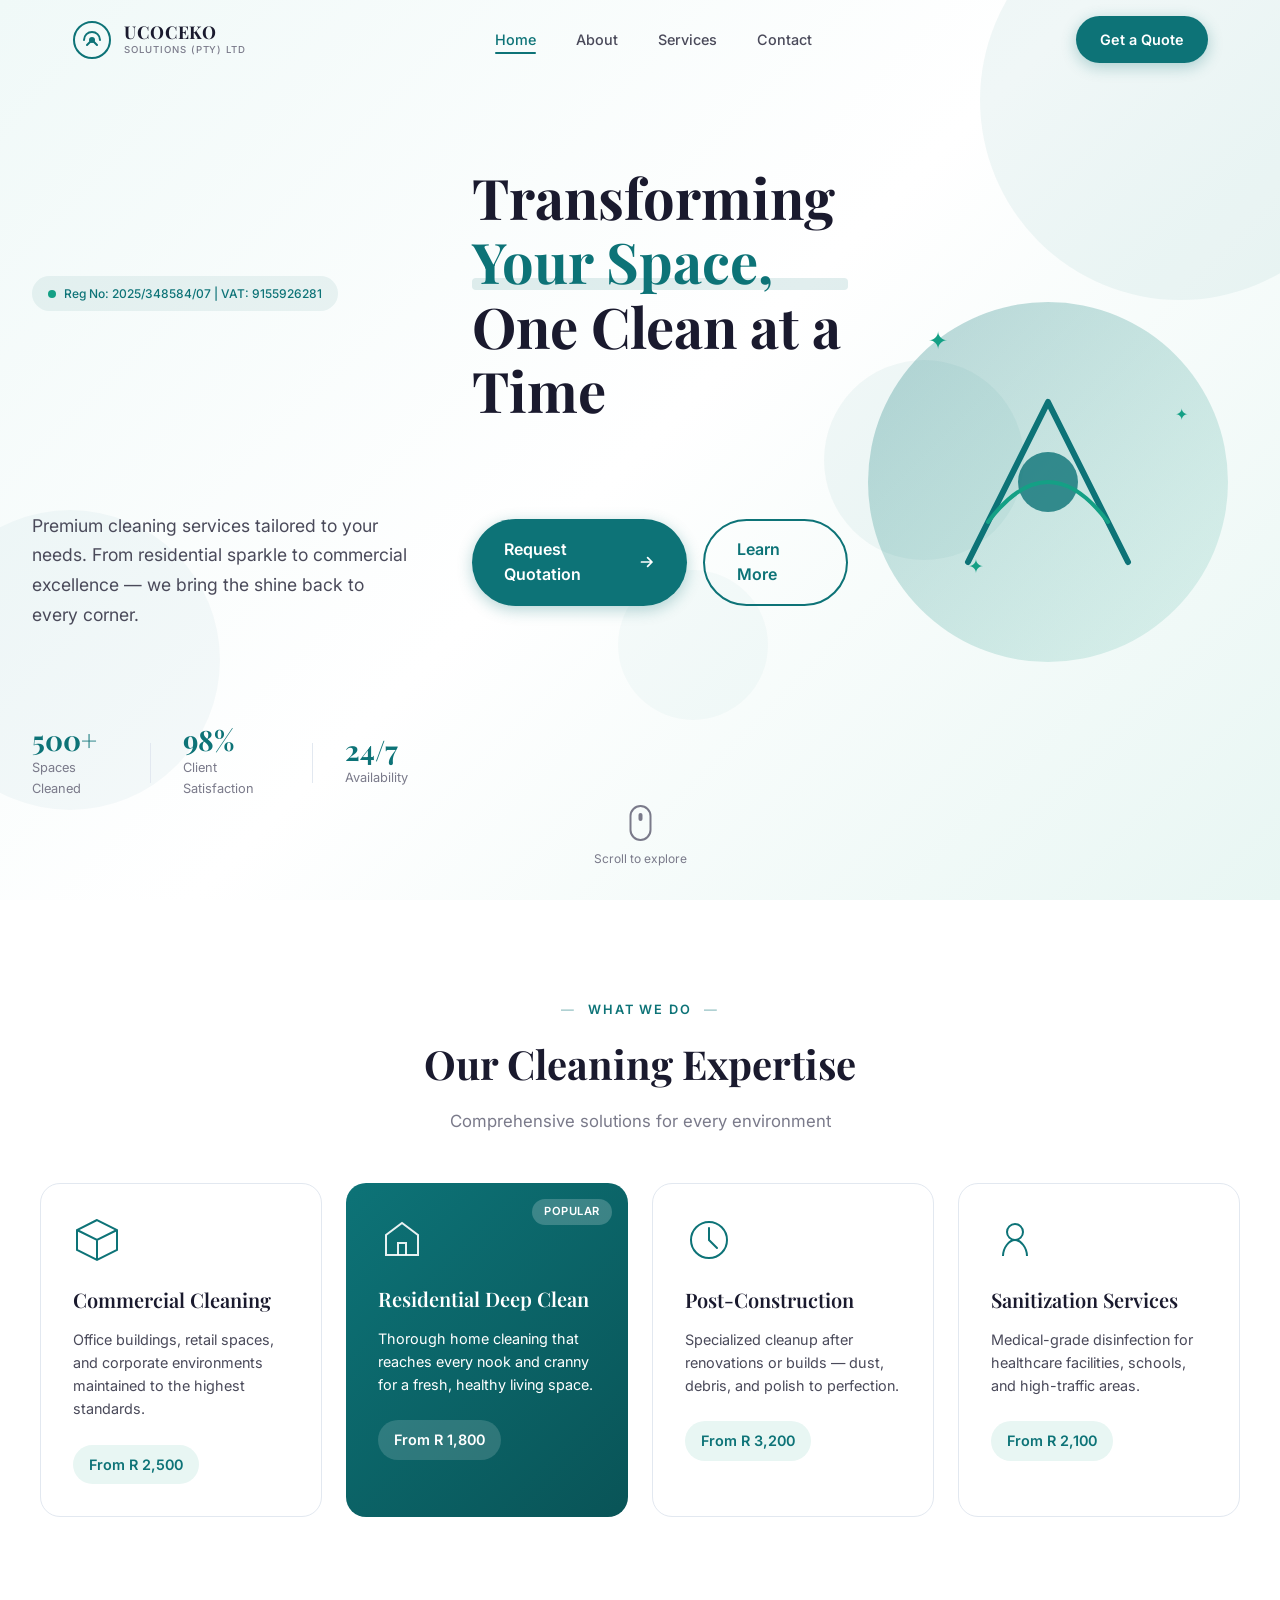
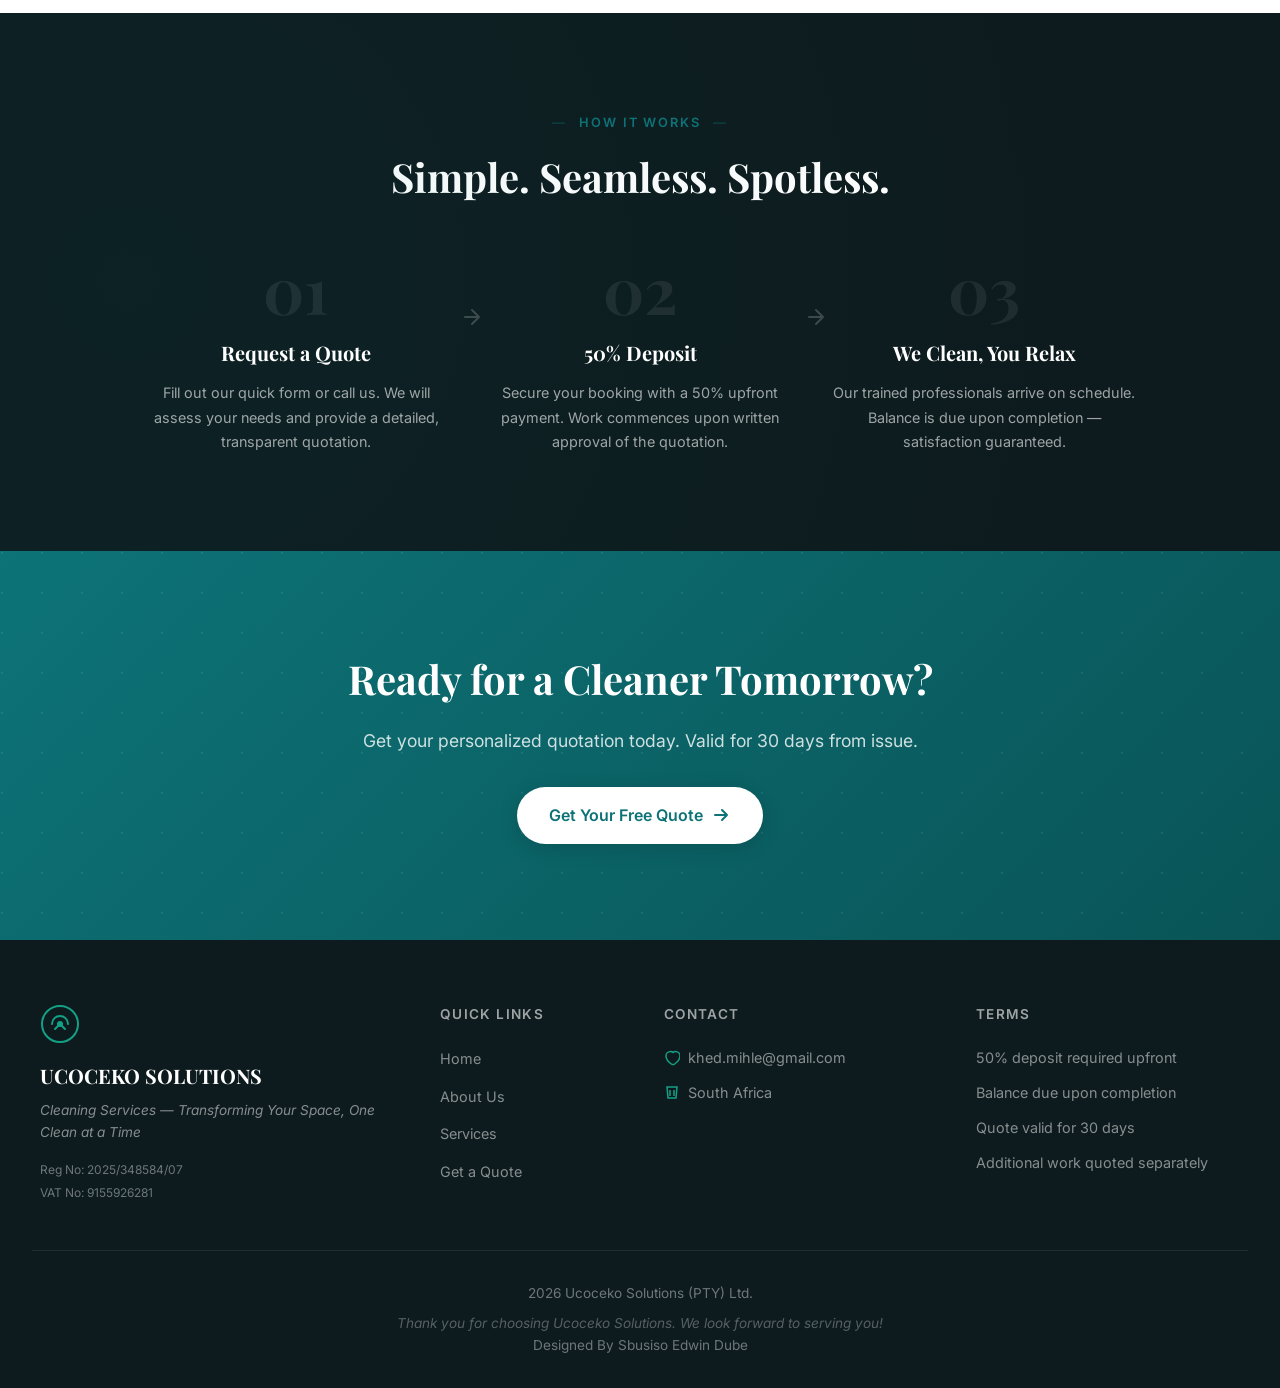
<file: index.html>
<!DOCTYPE html>
<html lang="en">
<head>
    <meta charset="UTF-8">
    <meta name="viewport" content="width=device-width, initial-scale=1.0">
    <title>UCOCEKO SOLUTIONS | Professional Cleaning Services</title>
    <link rel="stylesheet" href="styles.css">
    <link rel="preconnect" href="https://fonts.googleapis.com">
    <link href="https://fonts.googleapis.com/css2?family=Playfair+Display:wght@400;600;700&family=Inter:wght@300;400;500;600&display=swap" rel="stylesheet">
</head>
<body>
    <!-- Navigation -->
    <nav class="navbar">
        <div class="nav-container">
            <a href="index.html" class="logo">
                <div class="logo-icon">
                    <svg viewBox="0 0 40 40" fill="none" xmlns="http://www.w3.org/2000/svg">
                        <circle cx="20" cy="20" r="18" stroke="currentColor" stroke-width="2"/>
                        <path d="M12 20C12 15 16 12 20 12C24 12 28 15 28 20" stroke="currentColor" stroke-width="2" stroke-linecap="round"/>
                        <path d="M15 25L20 20L25 25" stroke="currentColor" stroke-width="2" stroke-linecap="round" stroke-linejoin="round"/>
                        <circle cx="20" cy="20" r="3" fill="currentColor"/>
                    </svg>
                </div>
                <div class="logo-text">
                    <span class="logo-main">UCOCEKO</span>
                    <span class="logo-sub">SOLUTIONS (PTY) LTD</span>
                </div>
            </a>

            <ul class="nav-links">
                <li><a href="index.html" class="active">Home</a></li>
                <li><a href="about.html">About</a></li>
                <li><a href="#services">Services</a></li>
                <li><a href="#contact">Contact</a></li>
            </ul>

            <a href="#quote" class="btn-primary nav-cta">Get a Quote</a>

            <button class="mobile-toggle" aria-label="Toggle menu">
                <span></span>
                <span></span>
                <span></span>
            </button>
        </div>
    </nav>

    <!-- Hero Section -->
    <section class="hero">
        <div class="hero-bg">
            <div class="hero-bubble bubble-1"></div>
            <div class="hero-bubble bubble-2"></div>
            <div class="hero-bubble bubble-3"></div>
            <div class="hero-bubble bubble-4"></div>
        </div>

        <div class="hero-content">
            <div class="hero-badge">
                <span class="badge-dot"></span>
                Reg No: 2025/348584/07 | VAT: 9155926281
            </div>

            <h1 class="hero-title">
                <span class="title-line">Transforming</span>
                <span class="title-line highlight">Your Space,</span>
                <span class="title-line">One Clean at a Time</span>
            </h1>

            <p class="hero-desc">
                Premium cleaning services tailored to your needs. From residential sparkle 
                to commercial excellence — we bring the shine back to every corner.
            </p>

            <div class="hero-actions">
                <a href="#quote" class="btn-primary btn-large">
                    <span>Request Quotation</span>
                    <svg width="20" height="20" viewBox="0 0 20 20" fill="none">
                        <path d="M4 10H16M16 10L11 5M16 10L11 15" stroke="currentColor" stroke-width="2" stroke-linecap="round" stroke-linejoin="round"/>
                    </svg>
                </a>
                <a href="about.html" class="btn-outline btn-large">Learn More</a>
            </div>

            <div class="hero-stats">
                <div class="stat-item">
                    <span class="stat-number">500+</span>
                    <span class="stat-label">Spaces Cleaned</span>
                </div>
                <div class="stat-divider"></div>
                <div class="stat-item">
                    <span class="stat-number">98%</span>
                    <span class="stat-label">Client Satisfaction</span>
                </div>
                <div class="stat-divider"></div>
                <div class="stat-item">
                    <span class="stat-number">24/7</span>
                    <span class="stat-label">Availability</span>
                </div>
            </div>
        </div>

        <div class="hero-visual">
            <div class="cleaning-illustration">
                <div class="sparkle sparkle-1">✦</div>
                <div class="sparkle sparkle-2">✦</div>
                <div class="sparkle sparkle-3">✦</div>
                <div class="cleaning-circle">
                    <svg viewBox="0 0 200 200" fill="none">
                        <defs>
                            <linearGradient id="grad1" x1="0%" y1="0%" x2="100%" y2="100%">
                                <stop offset="0%" style="stop-color:#0d7377;stop-opacity:0.3"/>
                                <stop offset="100%" style="stop-color:#14a085;stop-opacity:0.1"/>
                            </linearGradient>
                        </defs>
                        <circle cx="100" cy="100" r="90" fill="url(#grad1)"/>
                        <path d="M60 140L100 60L140 140" stroke="#0d7377" stroke-width="3" stroke-linecap="round" stroke-linejoin="round"/>
                        <circle cx="100" cy="100" r="15" fill="#0d7377" opacity="0.8"/>
                        <path d="M70 120Q100 80 130 120" stroke="#14a085" stroke-width="2" stroke-linecap="round" fill="none"/>
                    </svg>
                </div>
            </div>
        </div>

        <div class="scroll-indicator">
            <div class="mouse">
                <div class="wheel"></div>
            </div>
            <span>Scroll to explore</span>
        </div>
    </section>

    <!-- Services Preview -->
    <section id="services" class="services-section">
        <div class="section-header">
            <span class="section-tag">What We Do</span>
            <h2>Our Cleaning Expertise</h2>
            <p>Comprehensive solutions for every environment</p>
        </div>

        <div class="services-grid">
            <div class="service-card">
                <div class="service-icon">
                    <svg viewBox="0 0 48 48" fill="none"><path d="M24 4L4 14v20l20 10 20-10V14L24 4z" stroke="currentColor" stroke-width="2"/><path d="M4 14l20 10 20-10M24 24v20" stroke="currentColor" stroke-width="2"/></svg>
                </div>
                <h3>Commercial Cleaning</h3>
                <p>Office buildings, retail spaces, and corporate environments maintained to the highest standards.</p>
                <span class="service-price">From R 2,500</span>
            </div>

            <div class="service-card featured">
                <div class="service-badge">Popular</div>
                <div class="service-icon">
                    <svg viewBox="0 0 48 48" fill="none"><path d="M8 40V20l16-12 16 12v20H8z" stroke="currentColor" stroke-width="2"/><path d="M20 40V28h8v12" stroke="currentColor" stroke-width="2"/></svg>
                </div>
                <h3>Residential Deep Clean</h3>
                <p>Thorough home cleaning that reaches every nook and cranny for a fresh, healthy living space.</p>
                <span class="service-price">From R 1,800</span>
            </div>

            <div class="service-card">
                <div class="service-icon">
                    <svg viewBox="0 0 48 48" fill="none"><circle cx="24" cy="24" r="18" stroke="currentColor" stroke-width="2"/><path d="M24 12v12l8 8" stroke="currentColor" stroke-width="2" stroke-linecap="round"/></svg>
                </div>
                <h3>Post-Construction</h3>
                <p>Specialized cleanup after renovations or builds — dust, debris, and polish to perfection.</p>
                <span class="service-price">From R 3,200</span>
            </div>

            <div class="service-card">
                <div class="service-icon">
                    <svg viewBox="0 0 48 48" fill="none"><path d="M12 40c0-8 6-16 12-16s12 8 12 16" stroke="currentColor" stroke-width="2"/><circle cx="24" cy="16" r="8" stroke="currentColor" stroke-width="2"/></svg>
                </div>
                <h3>Sanitization Services</h3>
                <p>Medical-grade disinfection for healthcare facilities, schools, and high-traffic areas.</p>
                <span class="service-price">From R 2,100</span>
            </div>
        </div>
    </section>

    <!-- Process Section -->
    <section class="process-section">
        <div class="section-header light">
            <span class="section-tag">How It Works</span>
            <h2>Simple. Seamless. Spotless.</h2>
        </div>

        <div class="process-steps">
            <div class="step">
                <div class="step-number">01</div>
                <div class="step-content">
                    <h3>Request a Quote</h3>
                    <p>Fill out our quick form or call us. We will assess your needs and provide a detailed, transparent quotation.</p>
                </div>
                <div class="step-arrow">
                    <svg viewBox="0 0 24 24" fill="none"><path d="M5 12h14M12 5l7 7-7 7" stroke="currentColor" stroke-width="2" stroke-linecap="round" stroke-linejoin="round"/></svg>
                </div>
            </div>

            <div class="step">
                <div class="step-number">02</div>
                <div class="step-content">
                    <h3>50% Deposit</h3>
                    <p>Secure your booking with a 50% upfront payment. Work commences upon written approval of the quotation.</p>
                </div>
                <div class="step-arrow">
                    <svg viewBox="0 0 24 24" fill="none"><path d="M5 12h14M12 5l7 7-7 7" stroke="currentColor" stroke-width="2" stroke-linecap="round" stroke-linejoin="round"/></svg>
                </div>
            </div>

            <div class="step">
                <div class="step-number">03</div>
                <div class="step-content">
                    <h3>We Clean, You Relax</h3>
                    <p>Our trained professionals arrive on schedule. Balance is due upon completion — satisfaction guaranteed.</p>
                </div>
            </div>
        </div>
    </section>

    <!-- CTA Section -->
    <section id="quote" class="cta-section">
        <div class="cta-bg">
            <div class="cta-pattern"></div>
        </div>
        <div class="cta-content">
            <h2>Ready for a Cleaner Tomorrow?</h2>
            <p>Get your personalized quotation today. Valid for 30 days from issue.</p>
            <a href="mailto:khed.mihle@gmail.com" class="btn-primary btn-large btn-glow">
                <span>Get Your Free Quote</span>
                <svg width="20" height="20" viewBox="0 0 20 20" fill="none">
                    <path d="M4 10H16M16 10L11 5M16 10L11 15" stroke="currentColor" stroke-width="2" stroke-linecap="round" stroke-linejoin="round"/>
                </svg>
            </a>
        </div>
    </section>

    <!-- Footer -->
    <footer id="contact">
        <div class="footer-grid">
            <div class="footer-brand">
                <div class="logo-icon footer-logo">
                    <svg viewBox="0 0 40 40" fill="none"><circle cx="20" cy="20" r="18" stroke="currentColor" stroke-width="2"/><path d="M12 20C12 15 16 12 20 12C24 12 28 15 28 20" stroke="currentColor" stroke-width="2" stroke-linecap="round"/><path d="M15 25L20 20L25 25" stroke="currentColor" stroke-width="2" stroke-linecap="round" stroke-linejoin="round"/><circle cx="20" cy="20" r="3" fill="currentColor"/></svg>
                </div>
                <h3>UCOCEKO SOLUTIONS</h3>
                <p class="tagline">Cleaning Services — Transforming Your Space, One Clean at a Time</p>
                <div class="reg-info">
                    <span>Reg No: 2025/348584/07</span>
                    <span>VAT No: 9155926281</span>
                </div>
            </div>

            <div class="footer-links">
                <h4>Quick Links</h4>
                <ul>
                    <li><a href="index.html">Home</a></li>
                    <li><a href="about.html">About Us</a></li>
                    <li><a href="#services">Services</a></li>
                    <li><a href="#quote">Get a Quote</a></li>
                </ul>
            </div>

            <div class="footer-contact">
                <h4>Contact</h4>
                <ul>
                    <li>
                        <svg width="16" height="16" viewBox="0 0 16 16" fill="none"><path d="M8 14.5C8 14.5 2 10.5 2 6C2 3.5 4 1.5 6.5 1.5C7.5 1.5 8.5 2 9 2.5C9.5 2 10.5 1.5 11.5 1.5C14 1.5 16 3.5 16 6C16 10.5 10 14.5 10 14.5H8Z" stroke="currentColor" stroke-width="1.5"/></svg>
                        khed.mihle@gmail.com
                    </li>
                    <li>
                        <svg width="16" height="16" viewBox="0 0 16 16" fill="none"><path d="M3 2h10l-1 11H4L3 2z" stroke="currentColor" stroke-width="1.5"/><path d="M6 5v6M10 5v6" stroke="currentColor" stroke-width="1.5"/></svg>
                        South Africa
                    </li>
                </ul>
            </div>

            <div class="footer-terms">
                <h4>Terms</h4>
                <ul>
                    <li>50% deposit required upfront</li>
                    <li>Balance due upon completion</li>
                    <li>Quote valid for 30 days</li>
                    <li>Additional work quoted separately</li>
                </ul>
            </div>
        </div>

        <div class="footer-bottom">
            <p>2026 Ucoceko Solutions (PTY) Ltd.</p>
            <p class="footer-thanks">Thank you for choosing Ucoceko Solutions. We look forward to serving you!</p>
            <p>Designed By Sbusiso Edwin Dube</p>
        </div>
    </footer>

    <script>
        const mobileToggle = document.querySelector('.mobile-toggle');
        const navLinks = document.querySelector('.nav-links');

        mobileToggle.addEventListener('click', () => {
            navLinks.classList.toggle('active');
            mobileToggle.classList.toggle('active');
        });

        document.querySelectorAll('a[href^="#"]').forEach(anchor => {
            anchor.addEventListener('click', function(e) {
                e.preventDefault();
                const target = document.querySelector(this.getAttribute('href'));
                if (target) {
                    target.scrollIntoView({ behavior: 'smooth', block: 'start' });
                }
            });
        });

        window.addEventListener('scroll', () => {
            const navbar = document.querySelector('.navbar');
            if (window.scrollY > 50) {
                navbar.classList.add('scrolled');
            } else {
                navbar.classList.remove('scrolled');
            }
        });
    </script>
</body>
</html>
</file>
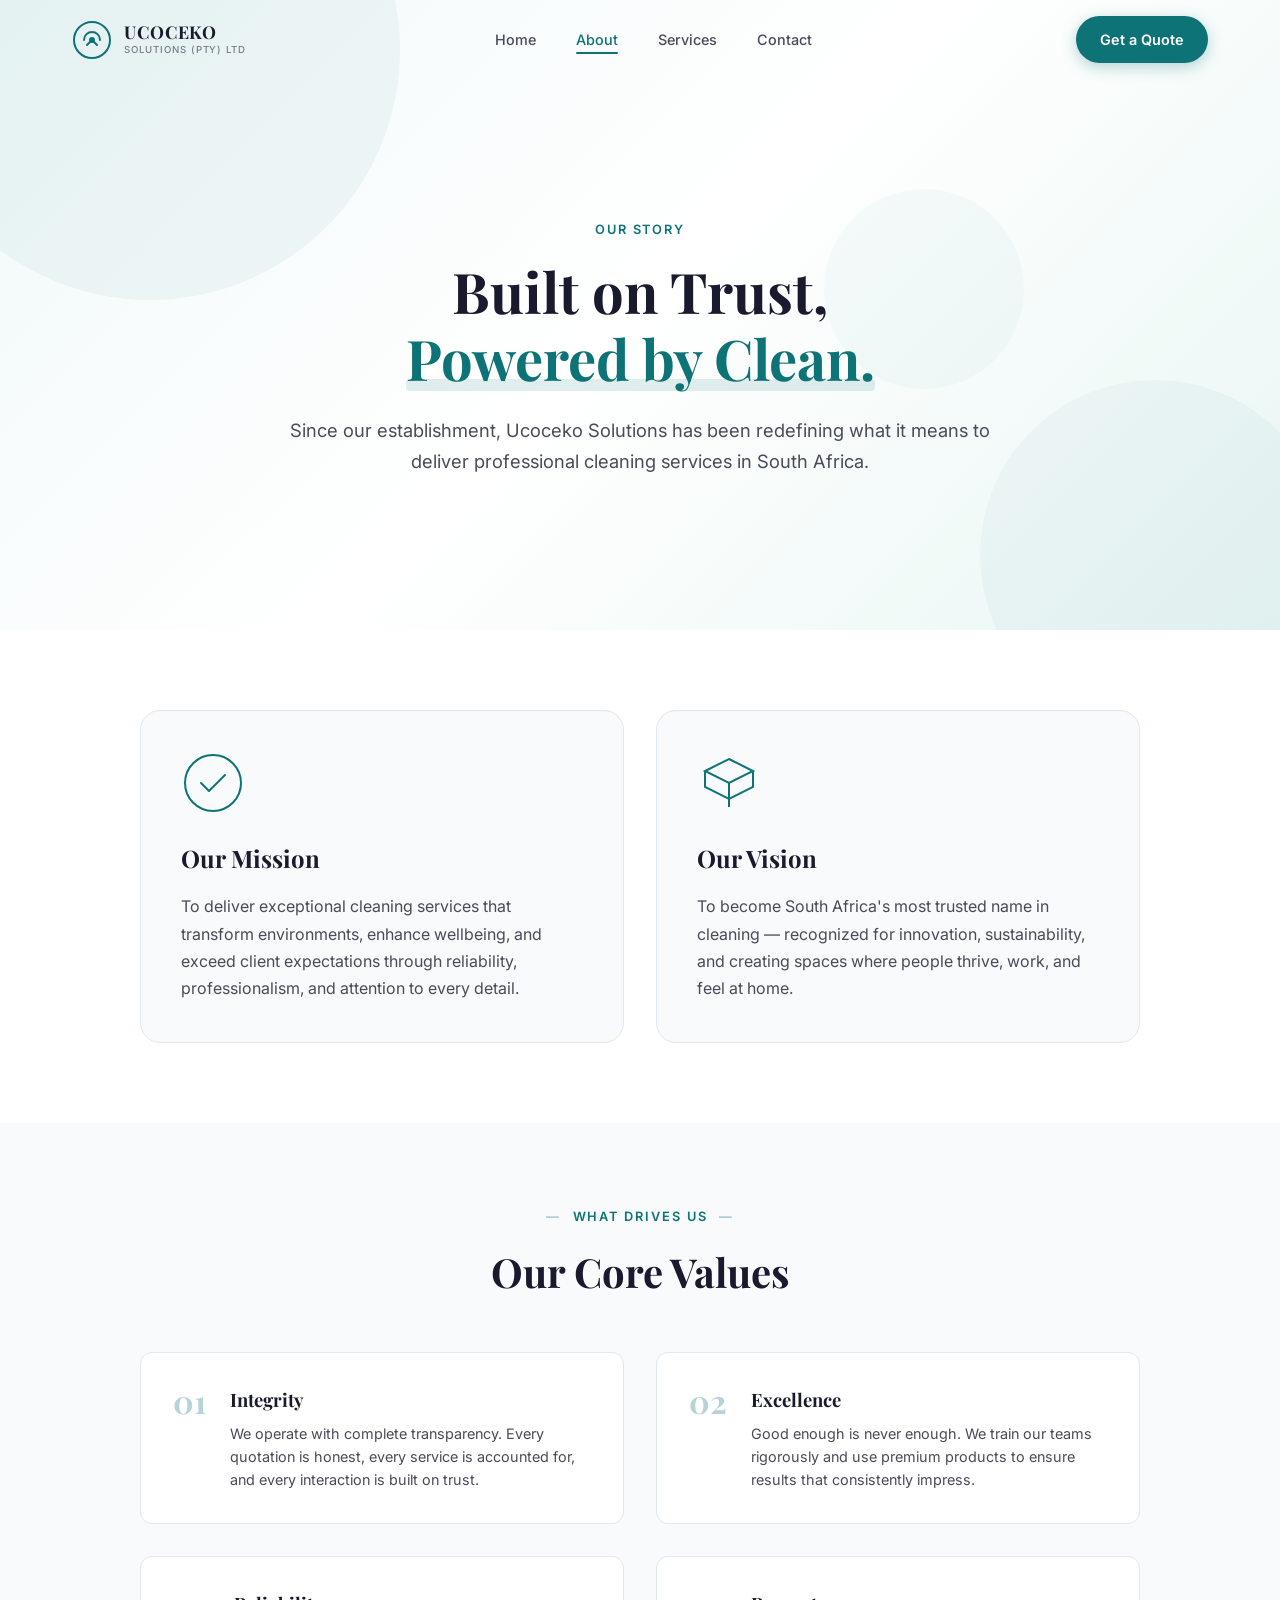
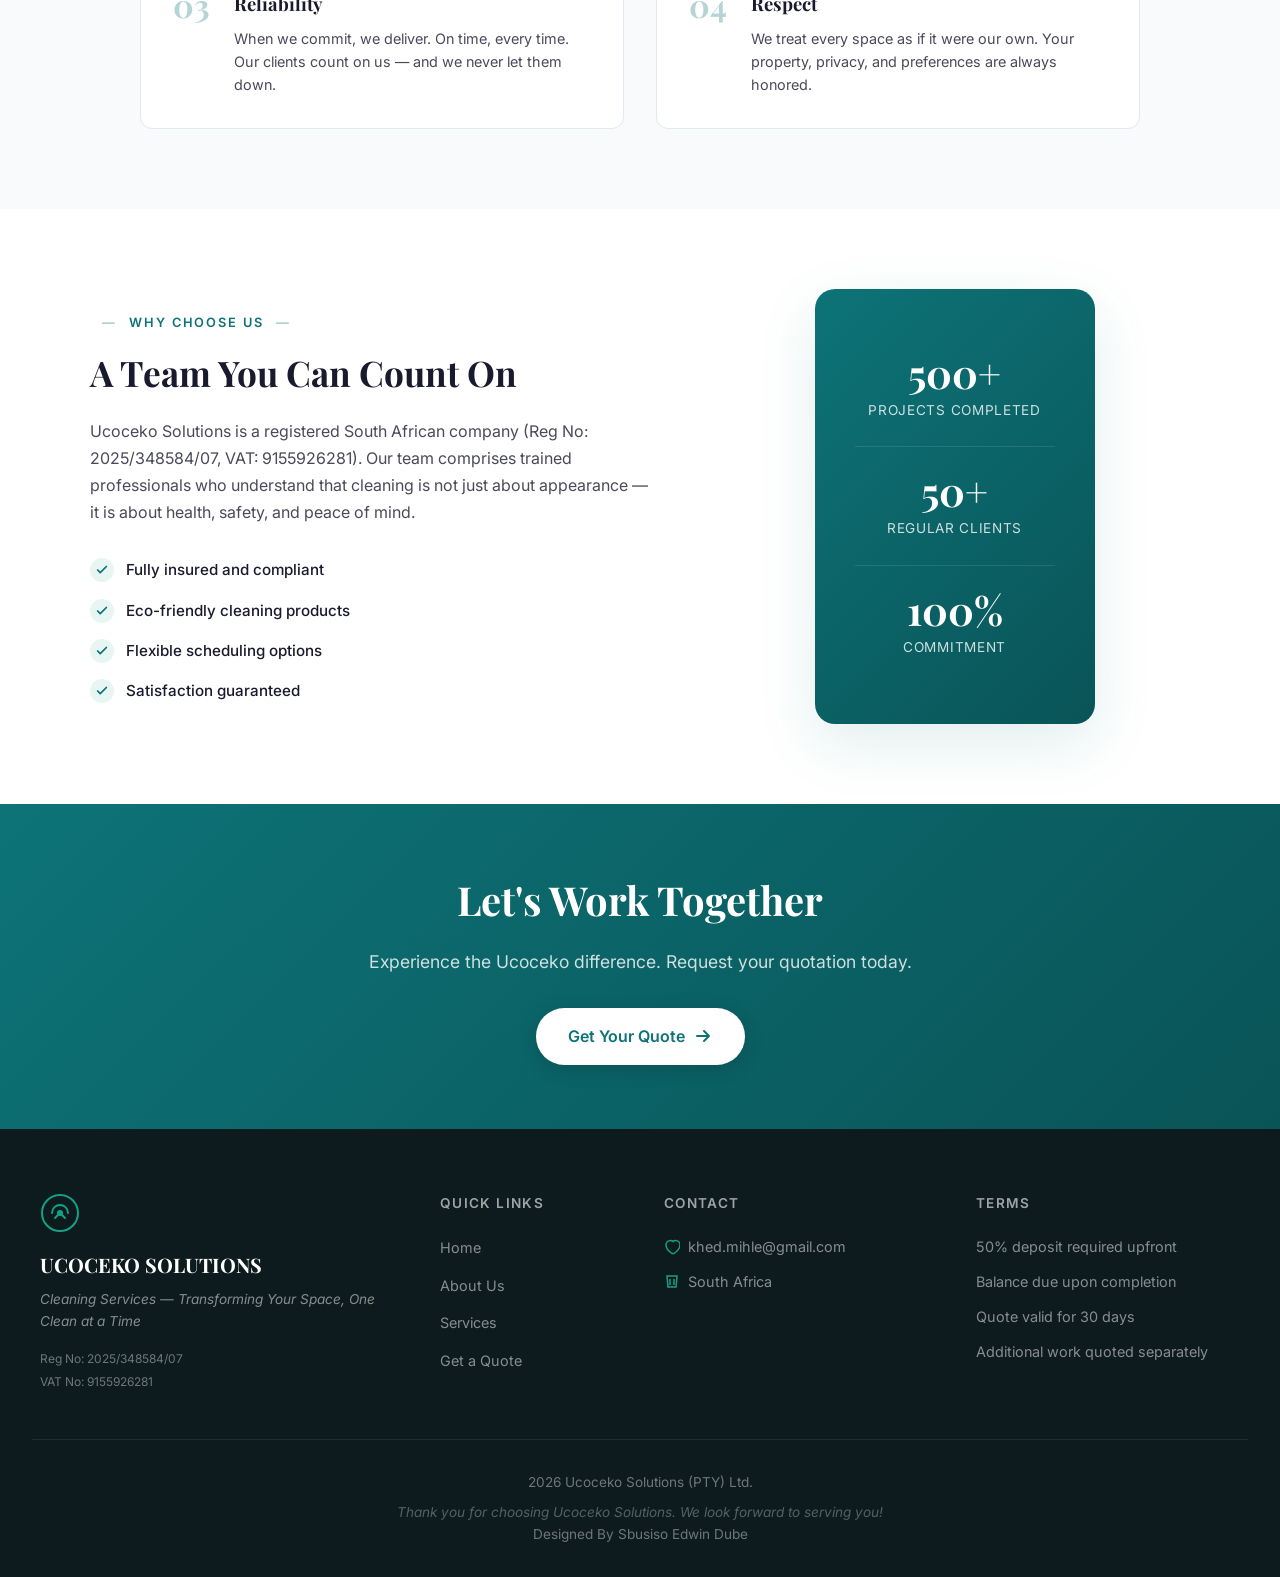
<file: about.html>
<!DOCTYPE html>
<html lang="en">
<head>
    <meta charset="UTF-8">
    <meta name="viewport" content="width=device-width, initial-scale=1.0">
    <title>About Us | UCOCEKO SOLUTIONS</title>
    <link rel="stylesheet" href="styles.css">
    <link rel="preconnect" href="https://fonts.googleapis.com">
    <link href="https://fonts.googleapis.com/css2?family=Playfair+Display:wght@400;600;700&family=Inter:wght@300;400;500;600&display=swap" rel="stylesheet">
</head>
<body>
    <!-- Navigation -->
    <nav class="navbar">
        <div class="nav-container">
            <a href="index.html" class="logo">
                <div class="logo-icon">
                    <svg viewBox="0 0 40 40" fill="none" xmlns="http://www.w3.org/2000/svg">
                        <circle cx="20" cy="20" r="18" stroke="currentColor" stroke-width="2"/>
                        <path d="M12 20C12 15 16 12 20 12C24 12 28 15 28 20" stroke="currentColor" stroke-width="2" stroke-linecap="round"/>
                        <path d="M15 25L20 20L25 25" stroke="currentColor" stroke-width="2" stroke-linecap="round" stroke-linejoin="round"/>
                        <circle cx="20" cy="20" r="3" fill="currentColor"/>
                    </svg>
                </div>
                <div class="logo-text">
                    <span class="logo-main">UCOCEKO</span>
                    <span class="logo-sub">SOLUTIONS (PTY) LTD</span>
                </div>
            </a>

            <ul class="nav-links">
                <li><a href="index.html">Home</a></li>
                <li><a href="about.html" class="active">About</a></li>
                <li><a href="index.html#services">Services</a></li>
                <li><a href="index.html#contact">Contact</a></li>
            </ul>

            <a href="index.html#quote" class="btn-primary nav-cta">Get a Quote</a>

            <button class="mobile-toggle" aria-label="Toggle menu">
                <span></span>
                <span></span>
                <span></span>
            </button>
        </div>
    </nav>

    <!-- About Hero -->
    <section class="about-hero">
        <div class="about-hero-bg">
            <div class="about-bubble b1"></div>
            <div class="about-bubble b2"></div>
            <div class="about-bubble b3"></div>
        </div>
        <div class="about-hero-content">
            <span class="about-tag">Our Story</span>
            <h1>Built on Trust,<br><span class="highlight">Powered by Clean.</span></h1>
            <p>Since our establishment, Ucoceko Solutions has been redefining what it means to deliver professional cleaning services in South Africa.</p>
        </div>
    </section>

    <!-- Mission & Vision -->
    <section class="mission-section">
        <div class="mission-grid">
            <div class="mission-card">
                <div class="mission-icon">
                    <svg viewBox="0 0 64 64" fill="none"><circle cx="32" cy="32" r="28" stroke="currentColor" stroke-width="2"/><path d="M20 32l8 8 16-16" stroke="currentColor" stroke-width="2" stroke-linecap="round" stroke-linejoin="round"/></svg>
                </div>
                <h3>Our Mission</h3>
                <p>To deliver exceptional cleaning services that transform environments, enhance wellbeing, and exceed client expectations through reliability, professionalism, and attention to every detail.</p>
            </div>

            <div class="mission-card">
                <div class="mission-icon">
                    <svg viewBox="0 0 64 64" fill="none"><path d="M32 8l24 12-24 12L8 20 32 8z" stroke="currentColor" stroke-width="2"/><path d="M8 20v16l24 12 24-12V20" stroke="currentColor" stroke-width="2"/><path d="M32 32v24" stroke="currentColor" stroke-width="2"/></svg>
                </div>
                <h3>Our Vision</h3>
                <p>To become South Africa's most trusted name in cleaning — recognized for innovation, sustainability, and creating spaces where people thrive, work, and feel at home.</p>
            </div>
        </div>
    </section>

    <!-- Values -->
    <section class="values-section">
        <div class="section-header">
            <span class="section-tag">What Drives Us</span>
            <h2>Our Core Values</h2>
        </div>

        <div class="values-grid">
            <div class="value-item">
                <div class="value-number">01</div>
                <div class="value-content">
                    <h4>Integrity</h4>
                    <p>We operate with complete transparency. Every quotation is honest, every service is accounted for, and every interaction is built on trust.</p>
                </div>
            </div>

            <div class="value-item">
                <div class="value-number">02</div>
                <div class="value-content">
                    <h4>Excellence</h4>
                    <p>Good enough is never enough. We train our teams rigorously and use premium products to ensure results that consistently impress.</p>
                </div>
            </div>

            <div class="value-item">
                <div class="value-number">03</div>
                <div class="value-content">
                    <h4>Reliability</h4>
                    <p>When we commit, we deliver. On time, every time. Our clients count on us — and we never let them down.</p>
                </div>
            </div>

            <div class="value-item">
                <div class="value-number">04</div>
                <div class="value-content">
                    <h4>Respect</h4>
                    <p>We treat every space as if it were our own. Your property, privacy, and preferences are always honored.</p>
                </div>
            </div>
        </div>
    </section>

    <!-- Team / Trust Section -->
    <section class="trust-section">
        <div class="trust-content">
            <div class="trust-text">
                <span class="section-tag">Why Choose Us</span>
                <h2>A Team You Can Count On</h2>
                <p>Ucoceko Solutions is a registered South African company (Reg No: 2025/348584/07, VAT: 9155926281). Our team comprises trained professionals who understand that cleaning is not just about appearance — it is about health, safety, and peace of mind.</p>

                <div class="trust-features">
                    <div class="feature">
                        <div class="feature-check">
                            <svg viewBox="0 0 16 16" fill="none"><path d="M3 8l3 3 7-7" stroke="currentColor" stroke-width="2" stroke-linecap="round" stroke-linejoin="round"/></svg>
                        </div>
                        <span>Fully insured and compliant</span>
                    </div>
                    <div class="feature">
                        <div class="feature-check">
                            <svg viewBox="0 0 16 16" fill="none"><path d="M3 8l3 3 7-7" stroke="currentColor" stroke-width="2" stroke-linecap="round" stroke-linejoin="round"/></svg>
                        </div>
                        <span>Eco-friendly cleaning products</span>
                    </div>
                    <div class="feature">
                        <div class="feature-check">
                            <svg viewBox="0 0 16 16" fill="none"><path d="M3 8l3 3 7-7" stroke="currentColor" stroke-width="2" stroke-linecap="round" stroke-linejoin="round"/></svg>
                        </div>
                        <span>Flexible scheduling options</span>
                    </div>
                    <div class="feature">
                        <div class="feature-check">
                            <svg viewBox="0 0 16 16" fill="none"><path d="M3 8l3 3 7-7" stroke="currentColor" stroke-width="2" stroke-linecap="round" stroke-linejoin="round"/></svg>
                        </div>
                        <span>Satisfaction guaranteed</span>
                    </div>
                </div>
            </div>

            <div class="trust-visual">
                <div class="trust-card">
                    <div class="trust-stat">
                        <span class="trust-number">500+</span>
                        <span class="trust-label">Projects Completed</span>
                    </div>
                    <div class="trust-stat">
                        <span class="trust-number">50+</span>
                        <span class="trust-label">Regular Clients</span>
                    </div>
                    <div class="trust-stat">
                        <span class="trust-number">100%</span>
                        <span class="trust-label">Commitment</span>
                    </div>
                </div>
            </div>
        </div>
    </section>

    <!-- CTA -->
    <section class="cta-section compact">
        <div class="cta-content">
            <h2>Let's Work Together</h2>
            <p>Experience the Ucoceko difference. Request your quotation today.</p>
            <a href="index.html#quote" class="btn-primary btn-large btn-glow">
                <span>Get Your Quote</span>
                <svg width="20" height="20" viewBox="0 0 20 20" fill="none">
                    <path d="M4 10H16M16 10L11 5M16 10L11 15" stroke="currentColor" stroke-width="2" stroke-linecap="round" stroke-linejoin="round"/>
                </svg>
            </a>
        </div>
    </section>

    <!-- Footer -->
    <footer id="contact">
        <div class="footer-grid">
            <div class="footer-brand">
                <div class="logo-icon footer-logo">
                    <svg viewBox="0 0 40 40" fill="none"><circle cx="20" cy="20" r="18" stroke="currentColor" stroke-width="2"/><path d="M12 20C12 15 16 12 20 12C24 12 28 15 28 20" stroke="currentColor" stroke-width="2" stroke-linecap="round"/><path d="M15 25L20 20L25 25" stroke="currentColor" stroke-width="2" stroke-linecap="round" stroke-linejoin="round"/><circle cx="20" cy="20" r="3" fill="currentColor"/></svg>
                </div>
                <h3>UCOCEKO SOLUTIONS</h3>
                <p class="tagline">Cleaning Services — Transforming Your Space, One Clean at a Time</p>
                <div class="reg-info">
                    <span>Reg No: 2025/348584/07</span>
                    <span>VAT No: 9155926281</span>
                </div>
            </div>

            <div class="footer-links">
                <h4>Quick Links</h4>
                <ul>
                    <li><a href="index.html">Home</a></li>
                    <li><a href="about.html">About Us</a></li>
                    <li><a href="index.html#services">Services</a></li>
                    <li><a href="index.html#quote">Get a Quote</a></li>
                </ul>
            </div>

            <div class="footer-contact">
                <h4>Contact</h4>
                <ul>
                    <li>
                        <svg width="16" height="16" viewBox="0 0 16 16" fill="none"><path d="M8 14.5C8 14.5 2 10.5 2 6C2 3.5 4 1.5 6.5 1.5C7.5 1.5 8.5 2 9 2.5C9.5 2 10.5 1.5 11.5 1.5C14 1.5 16 3.5 16 6C16 10.5 10 14.5 10 14.5H8Z" stroke="currentColor" stroke-width="1.5"/></svg>
                        khed.mihle@gmail.com
                    </li>
                    <li>
                        <svg width="16" height="16" viewBox="0 0 16 16" fill="none"><path d="M3 2h10l-1 11H4L3 2z" stroke="currentColor" stroke-width="1.5"/><path d="M6 5v6M10 5v6" stroke="currentColor" stroke-width="1.5"/></svg>
                        South Africa
                    </li>
                </ul>
            </div>

            <div class="footer-terms">
                <h4>Terms</h4>
                <ul>
                    <li>50% deposit required upfront</li>
                    <li>Balance due upon completion</li>
                    <li>Quote valid for 30 days</li>
                    <li>Additional work quoted separately</li>
                </ul>
            </div>
        </div>

        <div class="footer-bottom">
            <p>2026 Ucoceko Solutions (PTY) Ltd.</p>
            <p class="footer-thanks">Thank you for choosing Ucoceko Solutions. We look forward to serving you!</p>
            <p>Designed By Sbusiso Edwin Dube</p>
        </div>
    </footer>

    <script>
        const mobileToggle = document.querySelector('.mobile-toggle');
        const navLinks = document.querySelector('.nav-links');

        mobileToggle.addEventListener('click', () => {
            navLinks.classList.toggle('active');
            mobileToggle.classList.toggle('active');
        });

        window.addEventListener('scroll', () => {
            const navbar = document.querySelector('.navbar');
            if (window.scrollY > 50) {
                navbar.classList.add('scrolled');
            } else {
                navbar.classList.remove('scrolled');
            }
        });
    </script>
</body>
</html>
</file>
<file: styles.css>
/* ========================================
   UCOCEKO SOLUTIONS — Creative Website Styles
   ======================================== */

/* CSS Variables */
:root {
    --primary: #0d7377;
    --primary-light: #14a085;
    --primary-dark: #095457;
    --accent: #e8f6f3;
    --text: #1a1a2e;
    --text-light: #4a4a5a;
    --text-muted: #7a7a8a;
    --bg: #ffffff;
    --bg-warm: #f8fafb;
    --bg-dark: #0d1b1e;
    --border: #e2e8f0;
    --shadow-sm: 0 1px 2px rgba(0,0,0,0.04);
    --shadow: 0 4px 20px rgba(13, 115, 119, 0.08);
    --shadow-lg: 0 20px 60px rgba(13, 115, 119, 0.12);
    --radius: 12px;
    --radius-lg: 20px;
    --transition: all 0.3s cubic-bezier(0.4, 0, 0.2, 1);
    --font-heading: 'Playfair Display', Georgia, serif;
    --font-body: 'Inter', -apple-system, sans-serif;
}

/* Reset & Base */
*, *::before, *::after {
    margin: 0;
    padding: 0;
    box-sizing: border-box;
}

html {
    scroll-behavior: smooth;
    font-size: 16px;
}

body {
    font-family: var(--font-body);
    color: var(--text);
    background: var(--bg);
    line-height: 1.6;
    overflow-x: hidden;
    -webkit-font-smoothing: antialiased;
}

a {
    text-decoration: none;
    color: inherit;
    transition: var(--transition);
}

ul {
    list-style: none;
}

img {
    max-width: 100%;
    display: block;
}

/* ========================================
   NAVIGATION
   ======================================== */

.navbar {
    position: fixed;
    top: 0;
    left: 0;
    right: 0;
    z-index: 1000;
    padding: 1rem 0;
    transition: var(--transition);
    background: transparent;
}

.navbar.scrolled {
    background: rgba(255, 255, 255, 0.92);
    backdrop-filter: blur(20px);
    -webkit-backdrop-filter: blur(20px);
    box-shadow: var(--shadow-sm);
    padding: 0.75rem 0;
}

.nav-container {
    max-width: 1200px;
    margin: 0 auto;
    padding: 0 2rem;
    display: flex;
    align-items: center;
    justify-content: space-between;
}

.logo {
    display: flex;
    align-items: center;
    gap: 0.75rem;
}

.logo-icon {
    width: 40px;
    height: 40px;
    color: var(--primary);
    flex-shrink: 0;
}

.logo-icon svg {
    width: 100%;
    height: 100%;
}

.logo-text {
    display: flex;
    flex-direction: column;
}

.logo-main {
    font-family: var(--font-heading);
    font-size: 1.1rem;
    font-weight: 700;
    color: var(--text);
    letter-spacing: 0.05em;
    line-height: 1.1;
}

.logo-sub {
    font-size: 0.6rem;
    font-weight: 500;
    color: var(--text-muted);
    letter-spacing: 0.1em;
    text-transform: uppercase;
}

.nav-links {
    display: flex;
    align-items: center;
    gap: 2.5rem;
}

.nav-links a {
    font-size: 0.9rem;
    font-weight: 500;
    color: var(--text-light);
    position: relative;
    padding: 0.25rem 0;
}

.nav-links a::after {
    content: '';
    position: absolute;
    bottom: -2px;
    left: 0;
    width: 0;
    height: 2px;
    background: var(--primary);
    transition: var(--transition);
    border-radius: 2px;
}

.nav-links a:hover,
.nav-links a.active {
    color: var(--primary);
}

.nav-links a:hover::after,
.nav-links a.active::after {
    width: 100%;
}

.nav-cta {
    margin-left: 1rem;
}

/* Mobile Toggle */
.mobile-toggle {
    display: none;
    flex-direction: column;
    gap: 5px;
    background: none;
    border: none;
    cursor: pointer;
    padding: 0.5rem;
}

.mobile-toggle span {
    display: block;
    width: 24px;
    height: 2px;
    background: var(--text);
    transition: var(--transition);
    border-radius: 2px;
}

.mobile-toggle.active span:nth-child(1) {
    transform: rotate(45deg) translate(5px, 5px);
}

.mobile-toggle.active span:nth-child(2) {
    opacity: 0;
}

.mobile-toggle.active span:nth-child(3) {
    transform: rotate(-45deg) translate(5px, -5px);
}

/* ========================================
   BUTTONS
   ======================================== */

.btn-primary,
.btn-outline {
    display: inline-flex;
    align-items: center;
    gap: 0.5rem;
    padding: 0.75rem 1.5rem;
    border-radius: 100px;
    font-size: 0.9rem;
    font-weight: 600;
    transition: var(--transition);
    cursor: pointer;
    border: none;
}

.btn-primary {
    background: var(--primary);
    color: white;
    box-shadow: 0 4px 15px rgba(13, 115, 119, 0.3);
}

.btn-primary:hover {
    background: var(--primary-dark);
    transform: translateY(-2px);
    box-shadow: 0 8px 25px rgba(13, 115, 119, 0.4);
}

.btn-outline {
    background: transparent;
    color: var(--primary);
    border: 2px solid var(--primary);
}

.btn-outline:hover {
    background: var(--primary);
    color: white;
    transform: translateY(-2px);
}

.btn-large {
    padding: 1rem 2rem;
    font-size: 1rem;
}

.btn-glow {
    animation: glow-pulse 3s ease-in-out infinite;
}

@keyframes glow-pulse {
    0%, 100% { box-shadow: 0 4px 20px rgba(13, 115, 119, 0.3); }
    50% { box-shadow: 0 4px 30px rgba(13, 115, 119, 0.5); }
}

/* ========================================
   HERO SECTION
   ======================================== */

.hero {
    min-height: 100vh;
    display: flex;
    align-items: center;
    position: relative;
    padding: 8rem 2rem 4rem;
    overflow: hidden;
    background: linear-gradient(135deg, #f0f9f8 0%, #ffffff 50%, #e8f6f3 100%);
}

.hero-bg {
    position: absolute;
    inset: 0;
    overflow: hidden;
    pointer-events: none;
}

.hero-bubble {
    position: absolute;
    border-radius: 50%;
    background: var(--primary);
    opacity: 0.06;
    animation: float 20s ease-in-out infinite;
}

.bubble-1 { width: 400px; height: 400px; top: -100px; right: -100px; animation-delay: 0s; }
.bubble-2 { width: 300px; height: 300px; bottom: 10%; left: -80px; animation-delay: -5s; opacity: 0.04; }
.bubble-3 { width: 200px; height: 200px; top: 40%; right: 20%; animation-delay: -10s; opacity: 0.05; }
.bubble-4 { width: 150px; height: 150px; bottom: 20%; right: 40%; animation-delay: -15s; opacity: 0.03; }

@keyframes float {
    0%, 100% { transform: translate(0, 0) scale(1); }
    33% { transform: translate(30px, -30px) scale(1.05); }
    66% { transform: translate(-20px, 20px) scale(0.95); }
}

.hero-content {
    max-width: 1200px;
    margin: 0 auto;
    width: 100%;
    position: relative;
    z-index: 1;
    display: grid;
    grid-template-columns: 1fr 1fr;
    gap: 4rem;
    align-items: center;
}

.hero-badge {
    display: inline-flex;
    align-items: center;
    gap: 0.5rem;
    background: rgba(13, 115, 119, 0.08);
    padding: 0.5rem 1rem;
    border-radius: 100px;
    font-size: 0.75rem;
    font-weight: 500;
    color: var(--primary);
    margin-bottom: 1.5rem;
    width: fit-content;
}

.badge-dot {
    width: 8px;
    height: 8px;
    background: var(--primary-light);
    border-radius: 50%;
    animation: pulse 2s ease-in-out infinite;
}

@keyframes pulse {
    0%, 100% { opacity: 1; transform: scale(1); }
    50% { opacity: 0.5; transform: scale(1.2); }
}

.hero-title {
    font-family: var(--font-heading);
    font-size: 3.5rem;
    font-weight: 700;
    line-height: 1.15;
    color: var(--text);
    margin-bottom: 1.5rem;
}

.title-line {
    display: block;
}

.title-line.highlight {
    color: var(--primary);
    position: relative;
}

.title-line.highlight::after {
    content: '';
    position: absolute;
    bottom: 4px;
    left: 0;
    width: 100%;
    height: 12px;
    background: rgba(13, 115, 119, 0.12);
    border-radius: 4px;
    z-index: -1;
}

.hero-desc {
    font-size: 1.1rem;
    color: var(--text-light);
    max-width: 480px;
    margin-bottom: 2rem;
    line-height: 1.7;
}

.hero-actions {
    display: flex;
    gap: 1rem;
    margin-bottom: 3rem;
}

.hero-stats {
    display: flex;
    align-items: center;
    gap: 2rem;
}

.stat-item {
    display: flex;
    flex-direction: column;
}

.stat-number {
    font-family: var(--font-heading);
    font-size: 1.75rem;
    font-weight: 700;
    color: var(--primary);
    line-height: 1;
}

.stat-label {
    font-size: 0.8rem;
    color: var(--text-muted);
    margin-top: 0.25rem;
}

.stat-divider {
    width: 1px;
    height: 40px;
    background: var(--border);
}

/* Hero Visual */
.hero-visual {
    display: flex;
    justify-content: center;
    align-items: center;
}

.cleaning-illustration {
    position: relative;
    width: 400px;
    height: 400px;
}

.cleaning-circle {
    width: 100%;
    height: 100%;
    animation: gentle-rotate 30s linear infinite;
}

@keyframes gentle-rotate {
    from { transform: rotate(0deg); }
    to { transform: rotate(360deg); }
}

.sparkle {
    position: absolute;
    color: var(--primary-light);
    font-size: 1.5rem;
    animation: sparkle 3s ease-in-out infinite;
}

.sparkle-1 { top: 10%; left: 20%; animation-delay: 0s; }
.sparkle-2 { top: 30%; right: 15%; animation-delay: 1s; font-size: 1rem; }
.sparkle-3 { bottom: 25%; left: 30%; animation-delay: 2s; font-size: 1.2rem; }

@keyframes sparkle {
    0%, 100% { opacity: 0.3; transform: scale(1); }
    50% { opacity: 1; transform: scale(1.3); }
}

/* Scroll Indicator */
.scroll-indicator {
    position: absolute;
    bottom: 2rem;
    left: 50%;
    transform: translateX(-50%);
    display: flex;
    flex-direction: column;
    align-items: center;
    gap: 0.5rem;
    color: var(--text-muted);
    font-size: 0.75rem;
    animation: bounce 2s ease-in-out infinite;
}

.mouse {
    width: 22px;
    height: 36px;
    border: 2px solid var(--text-muted);
    border-radius: 12px;
    position: relative;
}

.wheel {
    width: 4px;
    height: 8px;
    background: var(--text-muted);
    border-radius: 2px;
    position: absolute;
    top: 6px;
    left: 50%;
    transform: translateX(-50%);
    animation: scroll-wheel 2s ease-in-out infinite;
}

@keyframes scroll-wheel {
    0%, 100% { top: 6px; opacity: 1; }
    50% { top: 16px; opacity: 0; }
}

@keyframes bounce {
    0%, 100% { transform: translateX(-50%) translateY(0); }
    50% { transform: translateX(-50%) translateY(8px); }
}

/* ========================================
   SECTION HEADERS
   ======================================== */

.section-header {
    text-align: center;
    max-width: 600px;
    margin: 0 auto 3rem;
}

.section-header.light h2,
.section-header.light p {
    color: white;
}

.section-tag {
    display: inline-block;
    font-size: 0.8rem;
    font-weight: 600;
    text-transform: uppercase;
    letter-spacing: 0.15em;
    color: var(--primary);
    margin-bottom: 0.75rem;
    position: relative;
}

.section-tag::before,
.section-tag::after {
    content: '—';
    margin: 0 0.75rem;
    opacity: 0.4;
}

.section-header h2 {
    font-family: var(--font-heading);
    font-size: 2.5rem;
    font-weight: 700;
    color: var(--text);
    margin-bottom: 0.75rem;
}

.section-header p {
    color: var(--text-muted);
    font-size: 1.05rem;
}

/* ========================================
   SERVICES SECTION
   ======================================== */

.services-section {
    padding: 6rem 2rem;
    background: var(--bg);
}

.services-grid {
    max-width: 1200px;
    margin: 0 auto;
    display: grid;
    grid-template-columns: repeat(4, 1fr);
    gap: 1.5rem;
}

.service-card {
    background: white;
    border: 1px solid var(--border);
    border-radius: var(--radius-lg);
    padding: 2rem;
    transition: var(--transition);
    position: relative;
    overflow: hidden;
}

.service-card::before {
    content: '';
    position: absolute;
    top: 0;
    left: 0;
    right: 0;
    height: 3px;
    background: var(--primary);
    transform: scaleX(0);
    transition: var(--transition);
}

.service-card:hover {
    transform: translateY(-8px);
    box-shadow: var(--shadow-lg);
    border-color: transparent;
}

.service-card:hover::before {
    transform: scaleX(1);
}

.service-card.featured {
    background: linear-gradient(135deg, var(--primary) 0%, var(--primary-dark) 100%);
    color: white;
    border: none;
}

.service-card.featured::before {
    display: none;
}

.service-card.featured h3,
.service-card.featured p {
    color: white;
}

.service-card.featured .service-icon {
    color: rgba(255,255,255,0.9);
}

.service-badge {
    position: absolute;
    top: 1rem;
    right: 1rem;
    background: rgba(255,255,255,0.2);
    padding: 0.25rem 0.75rem;
    border-radius: 100px;
    font-size: 0.7rem;
    font-weight: 600;
    text-transform: uppercase;
    letter-spacing: 0.05em;
}

.service-icon {
    width: 48px;
    height: 48px;
    color: var(--primary);
    margin-bottom: 1.25rem;
}

.service-icon svg {
    width: 100%;
    height: 100%;
}

.service-card h3 {
    font-family: var(--font-heading);
    font-size: 1.25rem;
    font-weight: 600;
    margin-bottom: 0.75rem;
    color: var(--text);
}

.service-card p {
    font-size: 0.9rem;
    color: var(--text-light);
    line-height: 1.6;
    margin-bottom: 1.5rem;
}

.service-price {
    display: inline-block;
    font-weight: 600;
    font-size: 0.9rem;
    color: var(--primary);
    padding: 0.5rem 1rem;
    background: var(--accent);
    border-radius: 100px;
}

.service-card.featured .service-price {
    background: rgba(255,255,255,0.15);
    color: white;
}

/* ========================================
   PROCESS SECTION
   ======================================== */

.process-section {
    padding: 6rem 2rem;
    background: var(--bg-dark);
    position: relative;
    overflow: hidden;
}

.process-section::before {
    content: '';
    position: absolute;
    top: -50%;
    left: -50%;
    width: 200%;
    height: 200%;
    background: radial-gradient(circle at 30% 50%, rgba(13, 115, 119, 0.08) 0%, transparent 50%);
    pointer-events: none;
}

.process-steps {
    max-width: 1000px;
    margin: 0 auto;
    display: flex;
    align-items: flex-start;
    gap: 2rem;
    position: relative;
    z-index: 1;
}

.step {
    flex: 1;
    display: flex;
    flex-direction: column;
    align-items: center;
    text-align: center;
    position: relative;
}

.step-number {
    font-family: var(--font-heading);
    font-size: 4rem;
    font-weight: 700;
    color: rgba(255,255,255,0.08);
    line-height: 1;
    margin-bottom: 1rem;
}

.step-content h3 {
    font-family: var(--font-heading);
    font-size: 1.25rem;
    color: white;
    margin-bottom: 0.75rem;
}

.step-content p {
    color: rgba(255,255,255,0.6);
    font-size: 0.9rem;
    line-height: 1.7;
}

.step-arrow {
    position: absolute;
    right: -2rem;
    top: 3rem;
    color: rgba(255,255,255,0.2);
    width: 24px;
    height: 24px;
}

.step-arrow svg {
    width: 100%;
    height: 100%;
}

.step:last-child .step-arrow {
    display: none;
}

/* ========================================
   CTA SECTION
   ======================================== */

.cta-section {
    padding: 6rem 2rem;
    background: linear-gradient(135deg, var(--primary) 0%, var(--primary-dark) 100%);
    position: relative;
    overflow: hidden;
    text-align: center;
}

.cta-section.compact {
    padding: 4rem 2rem;
}

.cta-bg {
    position: absolute;
    inset: 0;
    pointer-events: none;
}

.cta-pattern {
    position: absolute;
    inset: 0;
    background-image: radial-gradient(circle at 2px 2px, rgba(255,255,255,0.08) 1px, transparent 0);
    background-size: 40px 40px;
}

.cta-content {
    position: relative;
    z-index: 1;
    max-width: 600px;
    margin: 0 auto;
}

.cta-content h2 {
    font-family: var(--font-heading);
    font-size: 2.5rem;
    color: white;
    margin-bottom: 1rem;
}

.cta-content p {
    color: rgba(255,255,255,0.8);
    font-size: 1.1rem;
    margin-bottom: 2rem;
}

.cta-content .btn-primary {
    background: white;
    color: var(--primary);
    box-shadow: 0 4px 20px rgba(0,0,0,0.15);
}

.cta-content .btn-primary:hover {
    background: var(--accent);
    transform: translateY(-2px);
}

/* ========================================
   ABOUT PAGE STYLES
   ======================================== */

.about-hero {
    min-height: 70vh;
    display: flex;
    align-items: center;
    justify-content: center;
    position: relative;
    padding: 8rem 2rem 4rem;
    background: linear-gradient(135deg, #f0f9f8 0%, #ffffff 50%, #e8f6f3 100%);
    overflow: hidden;
    text-align: center;
}

.about-hero-bg {
    position: absolute;
    inset: 0;
    pointer-events: none;
}

.about-bubble {
    position: absolute;
    border-radius: 50%;
    background: var(--primary);
    opacity: 0.05;
}

.about-bubble.b1 { width: 500px; height: 500px; top: -200px; left: -100px; }
.about-bubble.b2 { width: 350px; height: 350px; bottom: -100px; right: -50px; opacity: 0.04; }
.about-bubble.b3 { width: 200px; height: 200px; top: 30%; right: 20%; opacity: 0.03; }

.about-hero-content {
    position: relative;
    z-index: 1;
    max-width: 700px;
}

.about-tag {
    display: inline-block;
    font-size: 0.8rem;
    font-weight: 600;
    text-transform: uppercase;
    letter-spacing: 0.15em;
    color: var(--primary);
    margin-bottom: 1rem;
}

.about-hero h1 {
    font-family: var(--font-heading);
    font-size: 3.5rem;
    font-weight: 700;
    line-height: 1.2;
    color: var(--text);
    margin-bottom: 1.5rem;
}

.about-hero h1 .highlight {
    color: var(--primary);
    position: relative;
}

.about-hero h1 .highlight::after {
    content: '';
    position: absolute;
    bottom: 4px;
    left: 0;
    width: 100%;
    height: 12px;
    background: rgba(13, 115, 119, 0.12);
    border-radius: 4px;
    z-index: -1;
}

.about-hero p {
    font-size: 1.15rem;
    color: var(--text-light);
    line-height: 1.7;
}

/* Mission Section */
.mission-section {
    padding: 5rem 2rem;
    background: var(--bg);
}

.mission-grid {
    max-width: 1000px;
    margin: 0 auto;
    display: grid;
    grid-template-columns: 1fr 1fr;
    gap: 2rem;
}

.mission-card {
    background: var(--bg-warm);
    border: 1px solid var(--border);
    border-radius: var(--radius-lg);
    padding: 2.5rem;
    transition: var(--transition);
}

.mission-card:hover {
    transform: translateY(-4px);
    box-shadow: var(--shadow);
    border-color: var(--primary);
}

.mission-icon {
    width: 64px;
    height: 64px;
    color: var(--primary);
    margin-bottom: 1.5rem;
}

.mission-icon svg {
    width: 100%;
    height: 100%;
}

.mission-card h3 {
    font-family: var(--font-heading);
    font-size: 1.5rem;
    margin-bottom: 1rem;
    color: var(--text);
}

.mission-card p {
    color: var(--text-light);
    line-height: 1.7;
}

/* Values Section */
.values-section {
    padding: 5rem 2rem;
    background: var(--bg-warm);
}

.values-grid {
    max-width: 1000px;
    margin: 0 auto;
    display: grid;
    grid-template-columns: 1fr 1fr;
    gap: 2rem;
}

.value-item {
    display: flex;
    gap: 1.5rem;
    align-items: flex-start;
    background: white;
    padding: 2rem;
    border-radius: var(--radius);
    border: 1px solid var(--border);
    transition: var(--transition);
}

.value-item:hover {
    border-color: var(--primary);
    box-shadow: var(--shadow);
}

.value-number {
    font-family: var(--font-heading);
    font-size: 2rem;
    font-weight: 700;
    color: var(--primary);
    opacity: 0.3;
    line-height: 1;
    flex-shrink: 0;
}

.value-content h4 {
    font-family: var(--font-heading);
    font-size: 1.15rem;
    margin-bottom: 0.5rem;
    color: var(--text);
}

.value-content p {
    font-size: 0.9rem;
    color: var(--text-light);
    line-height: 1.6;
}

/* Trust Section */
.trust-section {
    padding: 5rem 2rem;
    background: var(--bg);
}

.trust-content {
    max-width: 1100px;
    margin: 0 auto;
    display: grid;
    grid-template-columns: 1.2fr 1fr;
    gap: 4rem;
    align-items: center;
}

.trust-text .section-tag {
    margin-bottom: 0.75rem;
}

.trust-text h2 {
    font-family: var(--font-heading);
    font-size: 2.2rem;
    margin-bottom: 1rem;
    color: var(--text);
}

.trust-text > p {
    color: var(--text-light);
    line-height: 1.7;
    margin-bottom: 2rem;
}

.trust-features {
    display: flex;
    flex-direction: column;
    gap: 1rem;
}

.feature {
    display: flex;
    align-items: center;
    gap: 0.75rem;
}

.feature-check {
    width: 24px;
    height: 24px;
    background: var(--accent);
    border-radius: 50%;
    display: flex;
    align-items: center;
    justify-content: center;
    color: var(--primary);
    flex-shrink: 0;
}

.feature-check svg {
    width: 14px;
    height: 14px;
}

.feature span {
    font-size: 0.95rem;
    color: var(--text);
    font-weight: 500;
}

.trust-visual {
    display: flex;
    justify-content: center;
}

.trust-card {
    background: linear-gradient(135deg, var(--primary) 0%, var(--primary-dark) 100%);
    border-radius: var(--radius-lg);
    padding: 2.5rem;
    color: white;
    min-width: 280px;
    box-shadow: var(--shadow-lg);
}

.trust-stat {
    text-align: center;
    padding: 1.5rem 0;
    border-bottom: 1px solid rgba(255,255,255,0.1);
}

.trust-stat:last-child {
    border-bottom: none;
}

.trust-number {
    display: block;
    font-family: var(--font-heading);
    font-size: 2.5rem;
    font-weight: 700;
    line-height: 1;
    margin-bottom: 0.25rem;
}

.trust-label {
    font-size: 0.85rem;
    opacity: 0.8;
    text-transform: uppercase;
    letter-spacing: 0.05em;
}

/* ========================================
   FOOTER
   ======================================== */

footer {
    background: var(--bg-dark);
    color: white;
    padding: 4rem 2rem 2rem;
}

.footer-grid {
    max-width: 1200px;
    margin: 0 auto;
    display: grid;
    grid-template-columns: 2fr 1fr 1.5fr 1.5fr;
    gap: 3rem;
    margin-bottom: 3rem;
}

.footer-brand .footer-logo {
    color: var(--primary-light);
    margin-bottom: 1rem;
}

.footer-brand h3 {
    font-family: var(--font-heading);
    font-size: 1.25rem;
    margin-bottom: 0.5rem;
}

.footer-brand .tagline {
    font-size: 0.85rem;
    color: rgba(255,255,255,0.5);
    font-style: italic;
    margin-bottom: 1rem;
}

.reg-info {
    display: flex;
    flex-direction: column;
    gap: 0.25rem;
    font-size: 0.75rem;
    color: rgba(255,255,255,0.4);
}

.footer-links h4,
.footer-contact h4,
.footer-terms h4 {
    font-size: 0.85rem;
    font-weight: 600;
    text-transform: uppercase;
    letter-spacing: 0.1em;
    margin-bottom: 1.25rem;
    color: rgba(255,255,255,0.6);
}

.footer-links ul,
.footer-contact ul,
.footer-terms ul {
    display: flex;
    flex-direction: column;
    gap: 0.75rem;
}

.footer-links a,
.footer-contact li,
.footer-terms li {
    font-size: 0.9rem;
    color: rgba(255,255,255,0.5);
    transition: var(--transition);
}

.footer-links a:hover {
    color: var(--primary-light);
}

.footer-contact li {
    display: flex;
    align-items: center;
    gap: 0.5rem;
}

.footer-contact svg {
    color: var(--primary-light);
    flex-shrink: 0;
}

.footer-bottom {
    border-top: 1px solid rgba(255,255,255,0.08);
    padding-top: 2rem;
    text-align: center;
}

.footer-bottom p {
    font-size: 0.85rem;
    color: rgba(255,255,255,0.4);
}

.footer-thanks {
    margin-top: 0.5rem;
    font-style: italic;
    color: rgba(255,255,255,0.3) !important;
}

/* ========================================
   RESPONSIVE DESIGN
   ======================================== */

@media (max-width: 1024px) {
    .hero-content {
        grid-template-columns: 1fr;
        text-align: center;
    }

    .hero-title {
        font-size: 2.8rem;
    }

    .hero-desc {
        margin-left: auto;
        margin-right: auto;
    }

    .hero-actions {
        justify-content: center;
    }

    .hero-stats {
        justify-content: center;
    }

    .hero-visual {
        display: none;
    }

    .services-grid {
        grid-template-columns: repeat(2, 1fr);
    }

    .trust-content {
        grid-template-columns: 1fr;
    }

    .footer-grid {
        grid-template-columns: 1fr 1fr;
    }
}

@media (max-width: 768px) {
    .nav-links {
        position: fixed;
        top: 0;
        right: -100%;
        width: 80%;
        max-width: 300px;
        height: 100vh;
        background: white;
        flex-direction: column;
        padding: 5rem 2rem 2rem;
        gap: 1.5rem;
        box-shadow: -10px 0 40px rgba(0,0,0,0.1);
        transition: var(--transition);
    }

    .nav-links.active {
        right: 0;
    }

    .nav-cta {
        display: none;
    }

    .mobile-toggle {
        display: flex;
    }

    .hero {
        padding: 6rem 1.5rem 3rem;
    }

    .hero-title {
        font-size: 2.2rem;
    }

    .hero-actions {
        flex-direction: column;
        align-items: center;
    }

    .hero-stats {
        flex-direction: column;
        gap: 1.5rem;
    }

    .stat-divider {
        width: 40px;
        height: 1px;
    }

    .services-grid {
        grid-template-columns: 1fr;
    }

    .process-steps {
        flex-direction: column;
        gap: 3rem;
    }

    .step-arrow {
        display: none;
    }

    .mission-grid,
    .values-grid {
        grid-template-columns: 1fr;
    }

    .trust-content {
        grid-template-columns: 1fr;
    }

    .footer-grid {
        grid-template-columns: 1fr;
        gap: 2rem;
    }

    .about-hero h1 {
        font-size: 2.2rem;
    }

    .section-header h2 {
        font-size: 1.8rem;
    }

    .cta-content h2 {
        font-size: 1.8rem;
    }
}

@media (max-width: 480px) {
    .hero-title {
        font-size: 1.8rem;
    }

    .btn-large {
        padding: 0.875rem 1.5rem;
        font-size: 0.9rem;
    }

    .section-header h2 {
        font-size: 1.5rem;
    }

    .trust-card {
        min-width: auto;
        width: 100%;
    }
}
</file>
